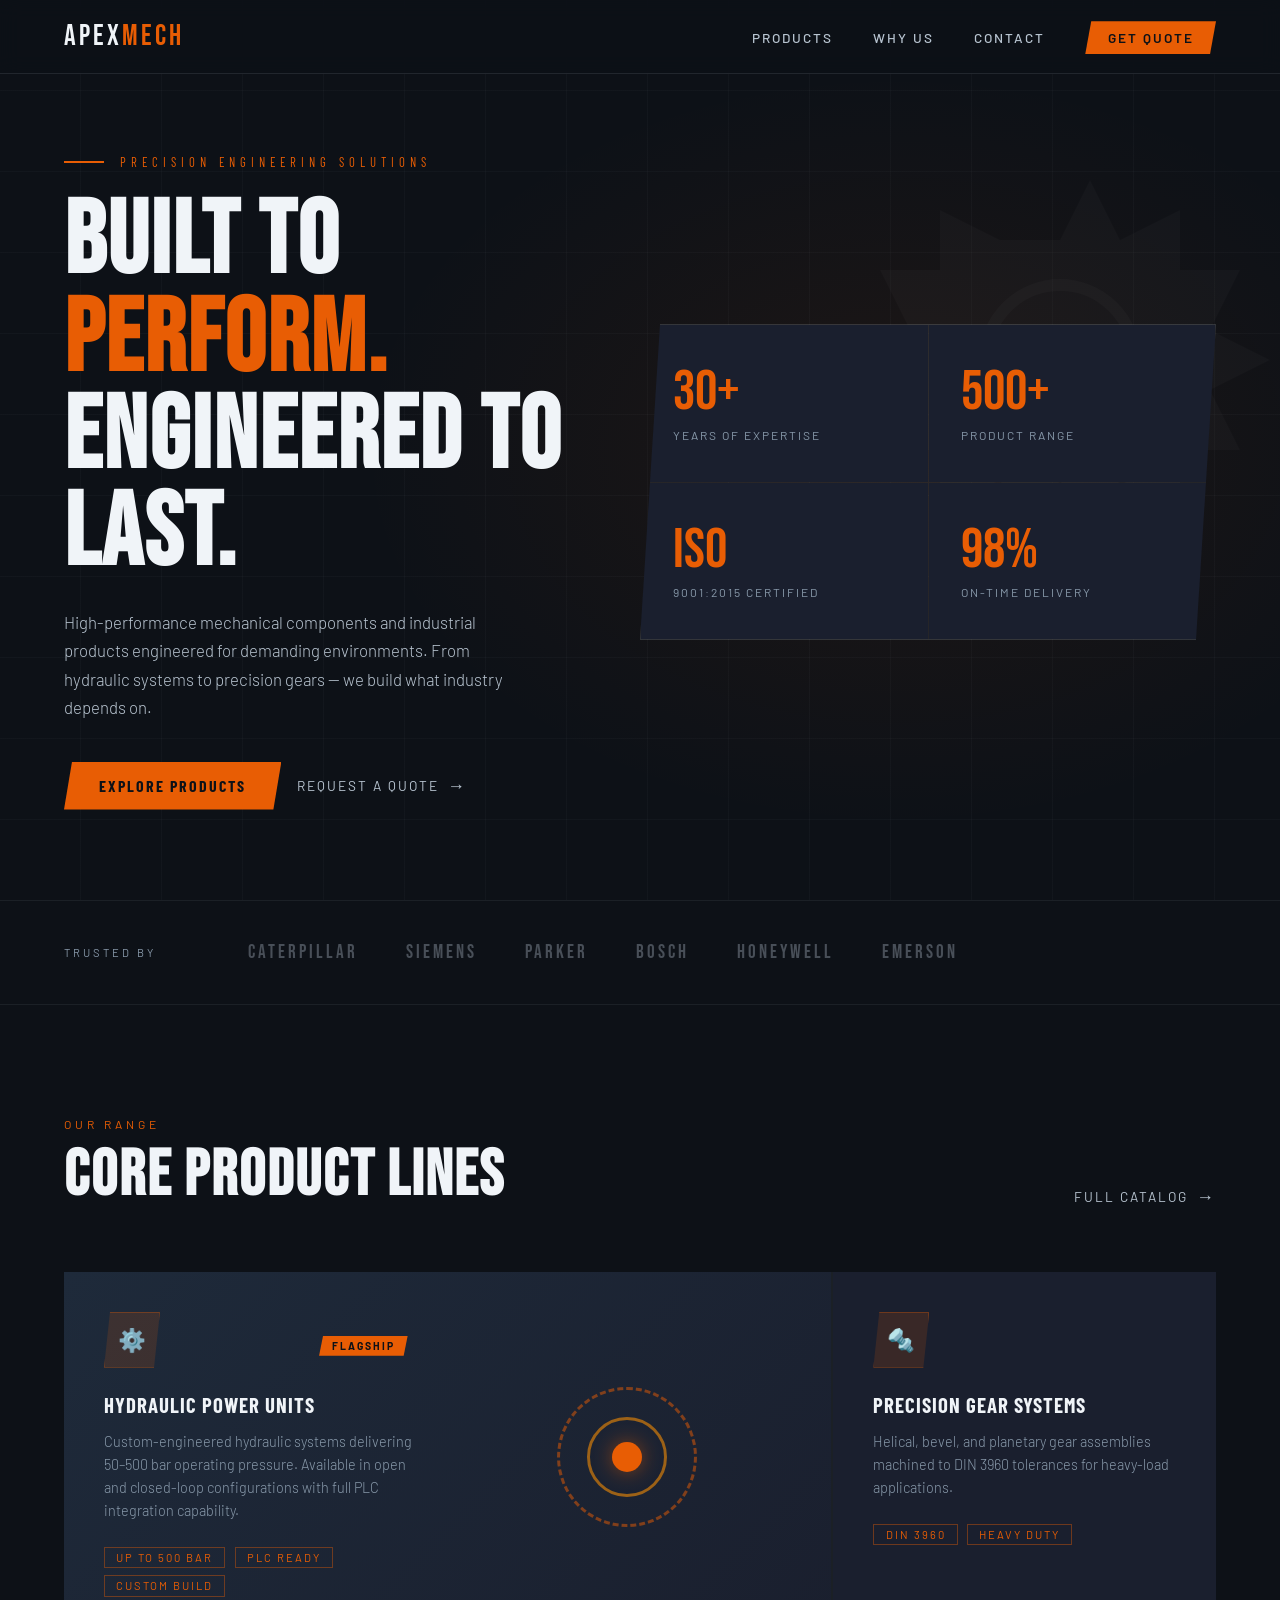
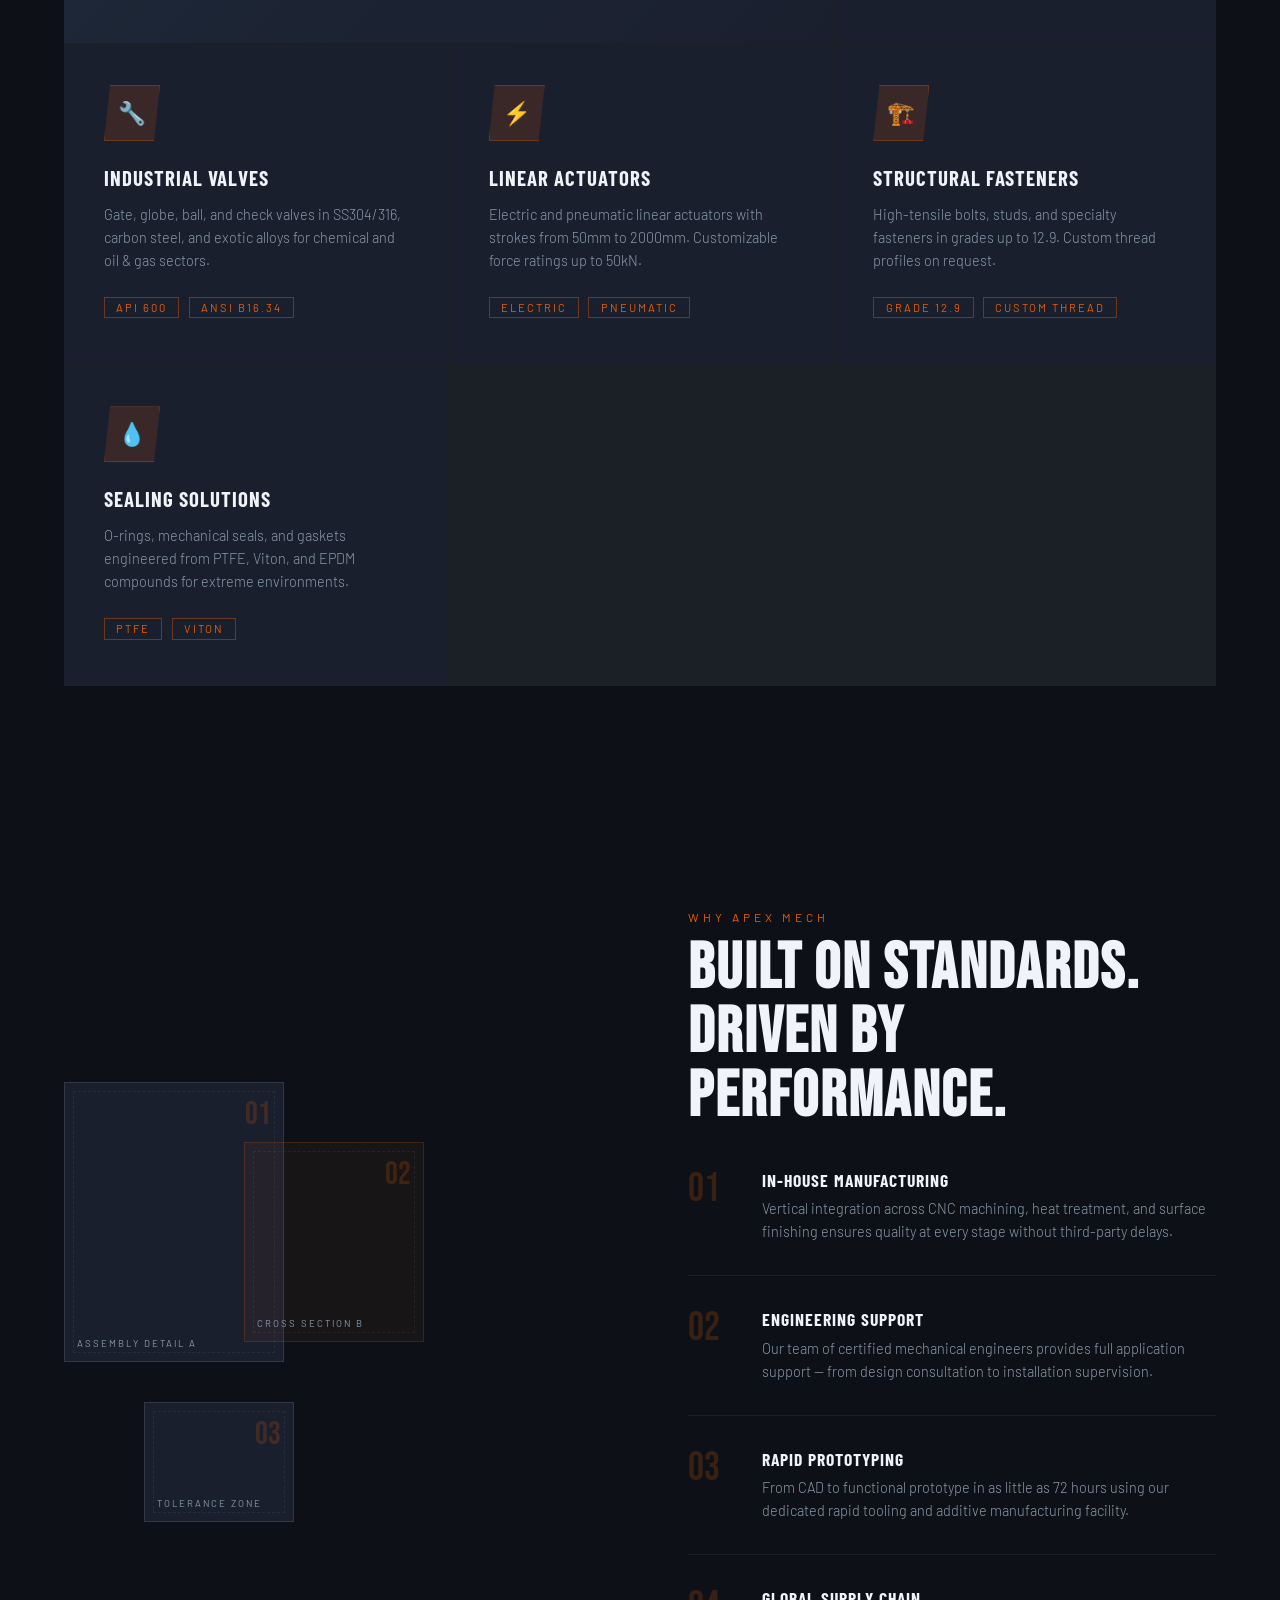
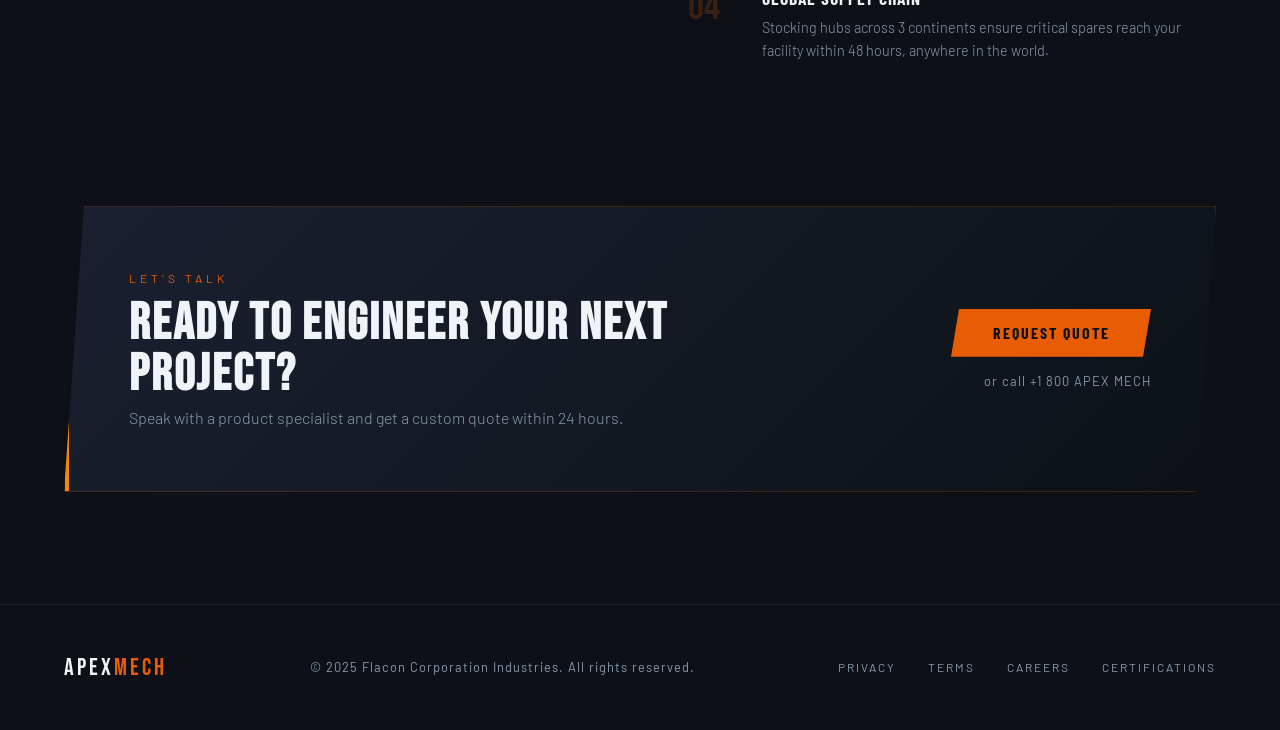
<file: mechanical-engineering.html>
<!DOCTYPE html>
<html lang="en">
<head>
<meta charset="UTF-8">
<meta name="viewport" content="width=device-width, initial-scale=1.0">
<title>APEX MECH — Precision Engineering Products</title>
<link href="https://fonts.googleapis.com/css2?family=Bebas+Neue&family=Barlow:wght@300;400;500;600&family=Barlow+Condensed:wght@700&display=swap" rel="stylesheet">
<style>
  :root {
    --steel: #1a1f2e;
    --iron: #0d1117;
    --chrome: #b8c4d0;
    --orange: #e85d04;
    --amber: #f48c06;
    --slate: #2d3748;
    --mist: #8899aa;
    --white: #f0f4f8;
  }

  * { margin: 0; padding: 0; box-sizing: border-box; }

  html { scroll-behavior: smooth; }

  body {
    background: var(--iron);
    color: var(--white);
    font-family: 'Barlow', sans-serif;
    overflow-x: hidden;
  }

  /* NAV */
  nav {
    position: fixed; top: 0; width: 100%; z-index: 100;
    display: flex; align-items: center; justify-content: space-between;
    padding: 1.2rem 4rem;
    background: rgba(13,17,23,0.92);
    backdrop-filter: blur(10px);
    border-bottom: 1px solid rgba(184,196,208,0.12);
  }

  .logo {
    font-family: 'Bebas Neue', sans-serif;
    font-size: 1.8rem;
    letter-spacing: 3px;
    color: var(--white);
  }
  .logo span { color: var(--orange); }

  nav ul { list-style: none; display: flex; gap: 2.5rem; }
  nav ul a {
    text-decoration: none;
    color: var(--chrome);
    font-size: 0.85rem;
    font-weight: 500;
    letter-spacing: 2px;
    text-transform: uppercase;
    transition: color 0.3s;
  }
  nav ul a:hover { color: var(--orange); }

  .nav-cta {
    background: var(--orange);
    color: var(--iron) !important;
    padding: 0.5rem 1.4rem;
    font-weight: 600 !important;
    clip-path: polygon(6px 0%, 100% 0%, calc(100% - 6px) 100%, 0% 100%);
  }
  .nav-cta:hover { background: var(--amber); color: var(--iron) !important; }

  /* HERO */
  #hero {
    min-height: 100vh;
    display: grid;
    grid-template-columns: 1fr 1fr;
    align-items: center;
    padding: 8rem 4rem 4rem;
    position: relative;
    overflow: hidden;
  }

  .hero-bg {
    position: absolute; inset: 0; z-index: 0;
    background:
      radial-gradient(ellipse 60% 60% at 70% 50%, rgba(232,93,4,0.08) 0%, transparent 70%),
      repeating-linear-gradient(
        90deg,
        transparent,
        transparent 80px,
        rgba(184,196,208,0.03) 80px,
        rgba(184,196,208,0.03) 81px
      ),
      repeating-linear-gradient(
        0deg,
        transparent,
        transparent 80px,
        rgba(184,196,208,0.03) 80px,
        rgba(184,196,208,0.03) 81px
      );
  }

  /* Animated gear SVG */
  .gear-bg {
    position: absolute; right: -80px; top: 50%; transform: translateY(-50%);
    width: 600px; height: 600px; opacity: 0.04;
    animation: spin 40s linear infinite;
  }
  @keyframes spin { to { transform: translateY(-50%) rotate(360deg); } }

  .hero-content { position: relative; z-index: 1; }

  .hero-eyebrow {
    font-family: 'Barlow Condensed', sans-serif;
    font-size: 0.8rem;
    letter-spacing: 5px;
    color: var(--orange);
    text-transform: uppercase;
    margin-bottom: 1.5rem;
    display: flex; align-items: center; gap: 1rem;
  }
  .hero-eyebrow::before {
    content: '';
    display: block;
    width: 40px; height: 2px;
    background: var(--orange);
  }

  h1 {
    font-family: 'Bebas Neue', sans-serif;
    font-size: clamp(4rem, 8vw, 7rem);
    line-height: 0.95;
    letter-spacing: 2px;
    margin-bottom: 1.5rem;
  }
  h1 .accent { color: var(--orange); display: block; }

  .hero-desc {
    color: var(--chrome);
    font-size: 1.05rem;
    line-height: 1.7;
    max-width: 440px;
    margin-bottom: 2.5rem;
    font-weight: 300;
  }

  .btn-group { display: flex; gap: 1rem; align-items: center; }

  .btn-primary {
    background: var(--orange);
    color: var(--iron);
    padding: 0.9rem 2.2rem;
    font-family: 'Barlow Condensed', sans-serif;
    font-size: 1rem;
    font-weight: 700;
    letter-spacing: 2px;
    text-transform: uppercase;
    text-decoration: none;
    clip-path: polygon(8px 0%, 100% 0%, calc(100% - 8px) 100%, 0% 100%);
    transition: background 0.3s, transform 0.2s;
    display: inline-block;
  }
  .btn-primary:hover { background: var(--amber); transform: translateY(-2px); }

  .btn-secondary {
    color: var(--chrome);
    font-size: 0.85rem;
    letter-spacing: 2px;
    text-transform: uppercase;
    text-decoration: none;
    display: flex; align-items: center; gap: 0.5rem;
    transition: color 0.3s;
  }
  .btn-secondary::after { content: '→'; font-size: 1.1rem; transition: transform 0.3s; }
  .btn-secondary:hover { color: var(--white); }
  .btn-secondary:hover::after { transform: translateX(4px); }

  /* Stat cards */
  .hero-stats {
    display: grid; grid-template-columns: 1fr 1fr; gap: 1px;
    position: relative; z-index: 1;
    background: rgba(184,196,208,0.1);
    border: 1px solid rgba(184,196,208,0.1);
    clip-path: polygon(20px 0%, 100% 0%, calc(100% - 20px) 100%, 0% 100%);
    overflow: hidden;
  }
  .stat-card {
    background: var(--steel);
    padding: 2.5rem 2rem;
    position: relative;
    overflow: hidden;
  }
  .stat-card::before {
    content: '';
    position: absolute; top: 0; left: 0;
    width: 3px; height: 100%;
    background: var(--orange);
    opacity: 0;
    transition: opacity 0.3s;
  }
  .stat-card:hover::before { opacity: 1; }
  .stat-num {
    font-family: 'Bebas Neue', sans-serif;
    font-size: 3.5rem;
    color: var(--orange);
    line-height: 1;
    display: block;
  }
  .stat-label {
    font-size: 0.75rem;
    letter-spacing: 2px;
    color: var(--mist);
    text-transform: uppercase;
    margin-top: 0.4rem;
  }

  /* PRODUCTS */
  #products {
    padding: 7rem 4rem;
    position: relative;
  }

  .section-header {
    display: flex; align-items: flex-end; justify-content: space-between;
    margin-bottom: 4rem;
  }
  .section-label {
    font-size: 0.75rem; letter-spacing: 4px; color: var(--orange);
    text-transform: uppercase; margin-bottom: 0.8rem;
  }
  h2 {
    font-family: 'Bebas Neue', sans-serif;
    font-size: clamp(2.5rem, 5vw, 4rem);
    letter-spacing: 2px;
    line-height: 1;
  }

  .products-grid {
    display: grid;
    grid-template-columns: repeat(3, 1fr);
    gap: 2px;
    background: rgba(184,196,208,0.08);
  }

  .product-card {
    background: var(--steel);
    padding: 2.5rem;
    position: relative;
    overflow: hidden;
    transition: background 0.3s;
    cursor: default;
  }
  .product-card:hover { background: #222d3d; }

  .product-icon {
    width: 56px; height: 56px;
    background: rgba(232,93,4,0.15);
    border: 1px solid rgba(232,93,4,0.3);
    display: flex; align-items: center; justify-content: center;
    margin-bottom: 1.5rem;
    clip-path: polygon(6px 0%, 100% 0%, calc(100% - 6px) 100%, 0% 100%);
    font-size: 1.4rem;
  }

  .product-card h3 {
    font-family: 'Barlow Condensed', sans-serif;
    font-size: 1.3rem;
    font-weight: 700;
    letter-spacing: 1px;
    text-transform: uppercase;
    margin-bottom: 0.8rem;
  }

  .product-card p {
    color: var(--mist);
    font-size: 0.9rem;
    line-height: 1.6;
    font-weight: 300;
    margin-bottom: 1.5rem;
  }

  .product-tag {
    display: inline-block;
    font-size: 0.7rem;
    letter-spacing: 2px;
    text-transform: uppercase;
    color: var(--orange);
    border: 1px solid rgba(232,93,4,0.4);
    padding: 0.2rem 0.7rem;
    margin-right: 0.4rem;
    margin-bottom: 0.4rem;
  }

  .product-card-featured {
    grid-column: span 2;
    background: linear-gradient(135deg, #1e2a3a 0%, var(--steel) 100%);
    display: grid; grid-template-columns: 1fr 1fr; gap: 2rem; align-items: center;
  }
  .featured-badge {
    position: absolute; top: 1.5rem; right: 1.5rem;
    background: var(--orange);
    color: var(--iron);
    font-size: 0.65rem;
    font-weight: 700;
    letter-spacing: 2px;
    text-transform: uppercase;
    padding: 0.25rem 0.8rem;
    clip-path: polygon(4px 0%, 100% 0%, calc(100% - 4px) 100%, 0% 100%);
  }

  .featured-visual {
    display: flex; align-items: center; justify-content: center;
    padding: 2rem;
  }

  /* Animated cog */
  .cog-animation { position: relative; width: 140px; height: 140px; }
  .cog-outer, .cog-inner {
    position: absolute;
    border-radius: 50%;
    border: 3px solid rgba(232,93,4,0.5);
  }
  .cog-outer {
    width: 140px; height: 140px;
    top: 0; left: 0;
    animation: spin 8s linear infinite;
    border-style: dashed;
  }
  .cog-inner {
    width: 80px; height: 80px;
    top: 30px; left: 30px;
    animation: spin 5s linear infinite reverse;
    border-color: rgba(244,140,6,0.6);
  }
  .cog-center {
    position: absolute;
    width: 30px; height: 30px;
    background: var(--orange);
    border-radius: 50%;
    top: 55px; left: 55px;
    box-shadow: 0 0 20px rgba(232,93,4,0.5);
  }

  /* CLIENTS STRIP */
  .clients-strip {
    padding: 2.5rem 4rem;
    border-top: 1px solid rgba(184,196,208,0.08);
    border-bottom: 1px solid rgba(184,196,208,0.08);
    display: flex; align-items: center; gap: 4rem;
  }
  .clients-label {
    font-size: 0.7rem; letter-spacing: 3px; color: var(--mist);
    text-transform: uppercase; white-space: nowrap; min-width: 120px;
  }
  .clients-logos {
    display: flex; gap: 3rem; align-items: center; flex-wrap: wrap;
  }
  .client-name {
    font-family: 'Bebas Neue', sans-serif;
    font-size: 1.2rem;
    letter-spacing: 3px;
    color: rgba(184,196,208,0.35);
    transition: color 0.3s;
  }
  .client-name:hover { color: var(--chrome); }

  /* WHY US */
  #why {
    padding: 7rem 4rem;
    display: grid;
    grid-template-columns: 1fr 1fr;
    gap: 6rem;
    align-items: center;
  }

  .why-visual {
    position: relative;
    height: 440px;
  }
  .blueprint-box {
    position: absolute;
    border: 1px solid rgba(184,196,208,0.15);
    background: var(--steel);
  }
  .bb1 { width: 220px; height: 280px; top: 0; left: 0; }
  .bb2 { width: 180px; height: 200px; top: 60px; left: 180px; background: rgba(232,93,4,0.05); border-color: rgba(232,93,4,0.2); }
  .bb3 { width: 150px; height: 120px; bottom: 0; left: 80px; }

  .blueprint-box::before {
    content: '';
    position: absolute; inset: 8px;
    border: 1px dashed rgba(184,196,208,0.08);
  }
  .bb-label {
    position: absolute; bottom: 12px; left: 12px;
    font-size: 0.6rem; letter-spacing: 2px; color: var(--mist);
    text-transform: uppercase;
  }
  .bb-num {
    position: absolute; top: 12px; right: 12px;
    font-family: 'Bebas Neue', sans-serif;
    font-size: 2rem; color: rgba(232,93,4,0.2);
  }

  .why-features { display: flex; flex-direction: column; gap: 2rem; }

  .feature-row {
    display: flex; gap: 1.5rem; align-items: flex-start;
    padding-bottom: 2rem;
    border-bottom: 1px solid rgba(184,196,208,0.08);
  }
  .feature-row:last-child { border-bottom: none; }

  .feature-num {
    font-family: 'Bebas Neue', sans-serif;
    font-size: 2.5rem; color: rgba(232,93,4,0.2);
    line-height: 1; min-width: 50px;
    transition: color 0.3s;
  }
  .feature-row:hover .feature-num { color: var(--orange); }

  .feature-text h4 {
    font-family: 'Barlow Condensed', sans-serif;
    font-size: 1.1rem; font-weight: 700;
    letter-spacing: 1px; text-transform: uppercase;
    margin-bottom: 0.4rem;
  }
  .feature-text p {
    color: var(--mist); font-size: 0.9rem; line-height: 1.6; font-weight: 300;
  }

  /* CTA BANNER */
  #cta {
    margin: 0 4rem 7rem;
    background: linear-gradient(135deg, #1a2030 0%, #0d1117 100%);
    border: 1px solid rgba(232,93,4,0.2);
    padding: 4rem;
    display: grid;
    grid-template-columns: 1fr auto;
    align-items: center;
    gap: 3rem;
    position: relative;
    overflow: hidden;
    clip-path: polygon(20px 0%, 100% 0%, calc(100% - 20px) 100%, 0% 100%);
  }
  #cta::before {
    content: '';
    position: absolute;
    left: 0; top: 0; bottom: 0;
    width: 4px;
    background: linear-gradient(to bottom, var(--orange), var(--amber));
  }
  #cta h2 { font-size: clamp(2rem, 4vw, 3.2rem); max-width: 600px; }
  #cta p { color: var(--mist); margin-top: 0.5rem; font-weight: 300; }

  /* FOOTER */
  footer {
    padding: 3rem 4rem;
    border-top: 1px solid rgba(184,196,208,0.08);
    display: flex; align-items: center; justify-content: space-between;
  }
  .footer-logo {
    font-family: 'Bebas Neue', sans-serif;
    font-size: 1.5rem; letter-spacing: 3px;
  }
  .footer-logo span { color: var(--orange); }
  footer p { color: var(--mist); font-size: 0.8rem; letter-spacing: 1px; }
  .footer-links { display: flex; gap: 2rem; }
  .footer-links a {
    color: var(--mist); text-decoration: none;
    font-size: 0.75rem; letter-spacing: 2px;
    text-transform: uppercase; transition: color 0.3s;
  }
  .footer-links a:hover { color: var(--orange); }

  /* ANIMATIONS */
  @keyframes fadeUp {
    from { opacity: 0; transform: translateY(30px); }
    to { opacity: 1; transform: translateY(0); }
  }
  .hero-content > * { animation: fadeUp 0.8s ease forwards; opacity: 0; }
  .hero-eyebrow { animation-delay: 0.1s; }
  h1 { animation-delay: 0.25s; }
  .hero-desc { animation-delay: 0.4s; }
  .btn-group { animation-delay: 0.55s; }
  .hero-stats { animation: fadeUp 0.8s 0.7s ease forwards; opacity: 0; }

  @media (max-width: 900px) {
    nav { padding: 1rem 2rem; }
    nav ul { display: none; }
    #hero { grid-template-columns: 1fr; padding: 7rem 2rem 3rem; }
    .hero-stats { grid-template-columns: 1fr 1fr; }
    #products { padding: 4rem 2rem; }
    .products-grid { grid-template-columns: 1fr; }
    .product-card-featured { grid-column: span 1; grid-template-columns: 1fr; }
    #why { grid-template-columns: 1fr; padding: 4rem 2rem; }
    .why-visual { display: none; }
    #cta { margin: 0 2rem 4rem; grid-template-columns: 1fr; padding: 2.5rem; }
    footer { padding: 2rem; flex-direction: column; gap: 1rem; text-align: center; }
  }
</style>
</head>
<body>

<!-- NAV -->
<nav>
  <div class="logo">APEX<span>MECH</span></div>
  <ul>
    <li><a href="#products">Products</a></li>
    <li><a href="#why">Why Us</a></li>
    <li><a href="#cta">Contact</a></li>
    <li><a href="#cta" class="nav-cta">Get Quote</a></li>
  </ul>
</nav>

<!-- HERO -->
<section id="hero">
  <div class="hero-bg"></div>
  <svg class="gear-bg" viewBox="0 0 200 200" fill="white" xmlns="http://www.w3.org/2000/svg">
    <path d="M100 30 L110 10 L120 30 L140 20 L140 40 L160 40 L150 60 L170 70 L150 80 L160 100 L140 100 L140 120 L120 110 L110 130 L100 110 L90 130 L80 110 L60 120 L60 100 L40 100 L50 80 L30 70 L50 60 L40 40 L60 40 L60 20 L80 30 Z" opacity="0.5"/>
    <circle cx="100" cy="70" r="25" fill="none" stroke="white" stroke-width="4"/>
  </svg>

  <div class="hero-content">
    <div class="hero-eyebrow">Precision Engineering Solutions</div>
    <h1>Built To <span class="accent">Perform.</span> Engineered To Last.</h1>
    <p class="hero-desc">High-performance mechanical components and industrial products engineered for demanding environments. From hydraulic systems to precision gears — we build what industry depends on.</p>
    <div class="btn-group">
      <a href="#products" class="btn-primary">Explore Products</a>
      <a href="#cta" class="btn-secondary">Request a Quote</a>
    </div>
  </div>

  <div class="hero-stats">
    <div class="stat-card">
      <span class="stat-num">30+</span>
      <div class="stat-label">Years of Expertise</div>
    </div>
    <div class="stat-card">
      <span class="stat-num">500+</span>
      <div class="stat-label">Product Range</div>
    </div>
    <div class="stat-card">
      <span class="stat-num">ISO</span>
      <div class="stat-label">9001:2015 Certified</div>
    </div>
    <div class="stat-card">
      <span class="stat-num">98%</span>
      <div class="stat-label">On-Time Delivery</div>
    </div>
  </div>
</section>

<!-- CLIENTS -->
<div class="clients-strip">
  <span class="clients-label">Trusted By</span>
  <div class="clients-logos">
    <span class="client-name">CATERPILLAR</span>
    <span class="client-name">SIEMENS</span>
    <span class="client-name">PARKER</span>
    <span class="client-name">BOSCH</span>
    <span class="client-name">HONEYWELL</span>
    <span class="client-name">EMERSON</span>
  </div>
</div>

<!-- PRODUCTS -->
<section id="products">
  <div class="section-header">
    <div>
      <div class="section-label">Our Range</div>
      <h2>Core Product Lines</h2>
    </div>
    <a href="#cta" class="btn-secondary">Full Catalog</a>
  </div>

  <div class="products-grid">

    <!-- Featured -->
    <div class="product-card product-card-featured">
      <div style="position:relative; z-index:1;">
        <span class="featured-badge">Flagship</span>
        <div class="product-icon">⚙️</div>
        <h3>Hydraulic Power Units</h3>
        <p>Custom-engineered hydraulic systems delivering 50–500 bar operating pressure. Available in open and closed-loop configurations with full PLC integration capability.</p>
        <div>
          <span class="product-tag">Up to 500 bar</span>
          <span class="product-tag">PLC Ready</span>
          <span class="product-tag">Custom Build</span>
        </div>
      </div>
      <div class="featured-visual">
        <div class="cog-animation">
          <div class="cog-outer"></div>
          <div class="cog-inner"></div>
          <div class="cog-center"></div>
        </div>
      </div>
    </div>

    <div class="product-card">
      <div class="product-icon">🔩</div>
      <h3>Precision Gear Systems</h3>
      <p>Helical, bevel, and planetary gear assemblies machined to DIN 3960 tolerances for heavy-load applications.</p>
      <div>
        <span class="product-tag">DIN 3960</span>
        <span class="product-tag">Heavy Duty</span>
      </div>
    </div>

    <div class="product-card">
      <div class="product-icon">🔧</div>
      <h3>Industrial Valves</h3>
      <p>Gate, globe, ball, and check valves in SS304/316, carbon steel, and exotic alloys for chemical and oil & gas sectors.</p>
      <div>
        <span class="product-tag">API 600</span>
        <span class="product-tag">ANSI B16.34</span>
      </div>
    </div>

    <div class="product-card">
      <div class="product-icon">⚡</div>
      <h3>Linear Actuators</h3>
      <p>Electric and pneumatic linear actuators with strokes from 50mm to 2000mm. Customizable force ratings up to 50kN.</p>
      <div>
        <span class="product-tag">Electric</span>
        <span class="product-tag">Pneumatic</span>
      </div>
    </div>

    <div class="product-card">
      <div class="product-icon">🏗️</div>
      <h3>Structural Fasteners</h3>
      <p>High-tensile bolts, studs, and specialty fasteners in grades up to 12.9. Custom thread profiles on request.</p>
      <div>
        <span class="product-tag">Grade 12.9</span>
        <span class="product-tag">Custom Thread</span>
      </div>
    </div>

    <div class="product-card">
      <div class="product-icon">💧</div>
      <h3>Sealing Solutions</h3>
      <p>O-rings, mechanical seals, and gaskets engineered from PTFE, Viton, and EPDM compounds for extreme environments.</p>
      <div>
        <span class="product-tag">PTFE</span>
        <span class="product-tag">Viton</span>
      </div>
    </div>

  </div>
</section>

<!-- WHY US -->
<section id="why">
  <div class="why-visual">
    <div class="blueprint-box bb1">
      <div class="bb-label">Assembly Detail A</div>
      <div class="bb-num">01</div>
    </div>
    <div class="blueprint-box bb2">
      <div class="bb-label">Cross Section B</div>
      <div class="bb-num">02</div>
    </div>
    <div class="blueprint-box bb3">
      <div class="bb-label">Tolerance Zone</div>
      <div class="bb-num">03</div>
    </div>
  </div>

  <div>
    <div class="section-label">Why Apex Mech</div>
    <h2 style="margin-bottom:2.5rem;">Built On Standards. Driven By Performance.</h2>
    <div class="why-features">
      <div class="feature-row">
        <div class="feature-num">01</div>
        <div class="feature-text">
          <h4>In-House Manufacturing</h4>
          <p>Vertical integration across CNC machining, heat treatment, and surface finishing ensures quality at every stage without third-party delays.</p>
        </div>
      </div>
      <div class="feature-row">
        <div class="feature-num">02</div>
        <div class="feature-text">
          <h4>Engineering Support</h4>
          <p>Our team of certified mechanical engineers provides full application support — from design consultation to installation supervision.</p>
        </div>
      </div>
      <div class="feature-row">
        <div class="feature-num">03</div>
        <div class="feature-text">
          <h4>Rapid Prototyping</h4>
          <p>From CAD to functional prototype in as little as 72 hours using our dedicated rapid tooling and additive manufacturing facility.</p>
        </div>
      </div>
      <div class="feature-row">
        <div class="feature-num">04</div>
        <div class="feature-text">
          <h4>Global Supply Chain</h4>
          <p>Stocking hubs across 3 continents ensure critical spares reach your facility within 48 hours, anywhere in the world.</p>
        </div>
      </div>
    </div>
  </div>
</section>

<!-- CTA BANNER -->
<section id="cta">
  <div>
    <div class="section-label">Let's Talk</div>
    <h2>Ready to Engineer Your Next Project?</h2>
    <p>Speak with a product specialist and get a custom quote within 24 hours.</p>
  </div>
  <div style="display:flex; flex-direction:column; gap:1rem; align-items:flex-end;">
    <a href="mailto:enquiries@Flacon Corporation.com" class="btn-primary" style="text-align:center; min-width:200px;">Request Quote</a>
    <span style="font-size:0.8rem; color:var(--mist); letter-spacing:1px;">or call +1 800 APEX MECH</span>
  </div>
</section>

<!-- FOOTER -->
<footer>
  <div class="footer-logo">APEX<span>MECH</span></div>
  <p>© 2025 Flacon Corporation Industries. All rights reserved.</p>
  <div class="footer-links">
    <a href="#">Privacy</a>
    <a href="#">Terms</a>
    <a href="#">Careers</a>
    <a href="#">Certifications</a>
  </div>
</footer>

</body>
</html>
</file>
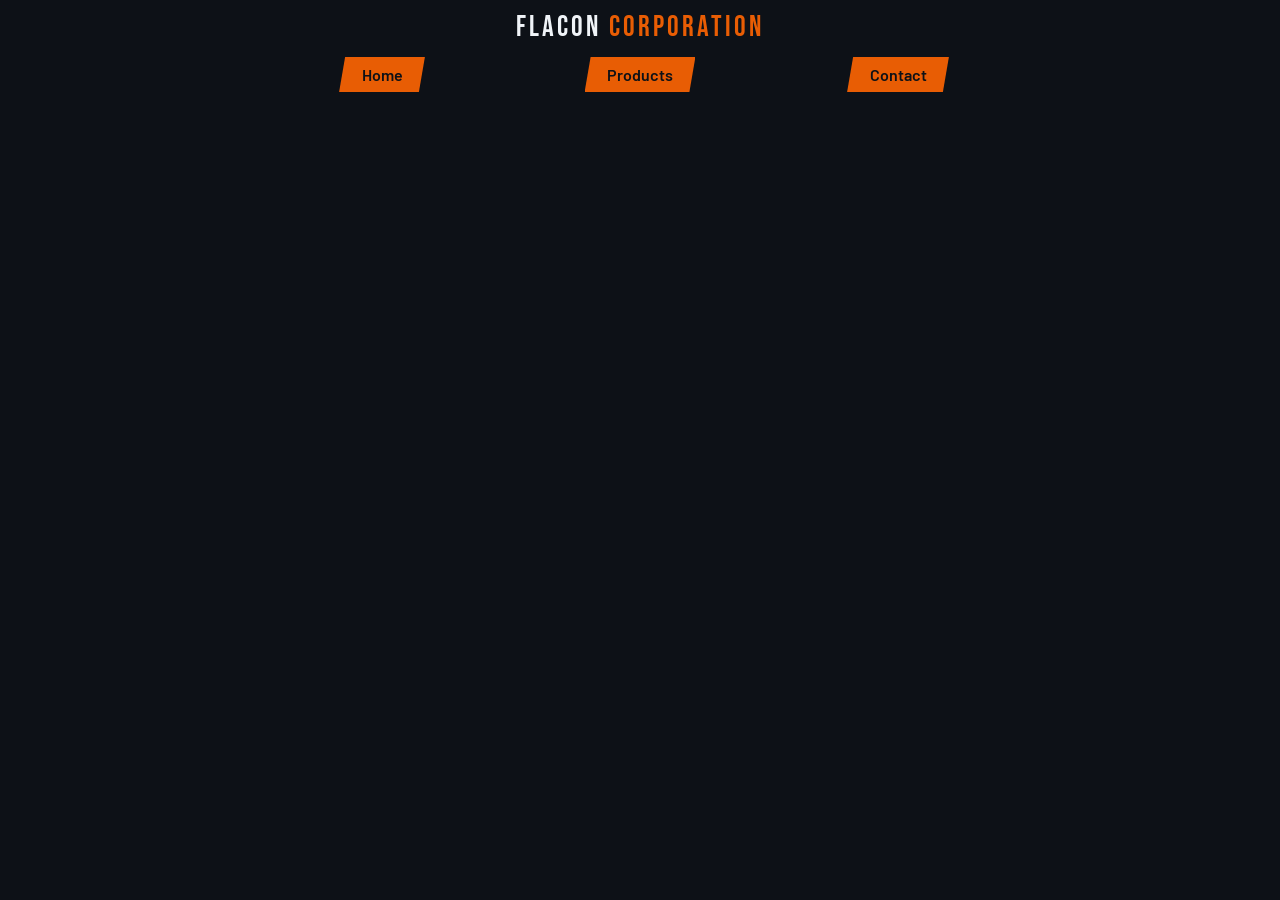
<file: page1.html>
<!DOCTYPE html>
<html lang="en">

<head>
    <meta charset="UTF-8">
    <meta name="viewport" content="width=device-width, initial-scale=1.0">
    <title>Flacon Corporation — Precision Engineering Products</title>
    <link
        href="https://fonts.googleapis.com/css2?family=Bebas+Neue&family=Barlow:wght@300;400;500;600&family=Barlow+Condensed:wght@700&display=swap"
        rel="stylesheet">
    <link rel="stylesheet" href="css/style-flacon.css">
    <style>
        :root {
            --steel: #1a1f2e;
            --iron: #0d1117;
            --chrome: #b8c4d0;
            --orange: #e85d04;
            --amber: #f48c06;
            --slate: #2d3748;
            --mist: #8899aa;
            --white: #f0f4f8;
        }
        a.nav-cta {
            text-decoration: none;
        }
    </style>
</head>

<body>

  <div class="row-1 content-grid">
    <div class="grid-item-1">
      <div class="logo">Flacon <span> Corporation</span></div>

</div></div>
<div class="row-9 content-grid">
  <div class="grid-item-1"></div>
  <div class="grid-item-1">
    <a href="index.html"  class="nav-cta" >Home</a>
  
  </div>
  <div class="grid-item-1">
  
    <a href="all-products.html" class="nav-cta">Products</a>
  
  </div>
  <div class="grid-item-1">
  
    <a href="#cta" class="nav-cta">Contact</a>
  
  </div>

  <div class="grid-item-1"></div>

</div>
</file>
<file: css/style-flacon.css>
* { margin: 0; padding: 0; box-sizing: border-box; }

html { scroll-behavior: smooth; }
*{
  padding: 0px;
  margin: 0px;
}

/* GRID */

/* Grid Content */
.content-grid {
  display: grid;
  gap: 10px;
}




.grid-container {
  display: grid;
  grid-template-columns: 200px 300px; /* First column 200px, second column 300px */

  
}

.grid-item-1 {
  padding:10px;
  text-align: center;  
}

.grid-item-2 {
  padding:10px;
  text-align: left;  
}

/* Mobile First - 1 column for all rows */
.row-1, .row-2, .row-3, .row-4 {
  display: grid;
 
  
 
}

/* Desktop View */
@media screen and (min-width: 768px) {

  /* 1 column, 1 row (remains the same) */
  .row-1 {
      grid-template-columns: 1fr;
     
  }

  /* 2 columns, 1 row */
  .row-2 {
      grid-template-columns: 1fr 1fr;
      
      
  }

  /* 3 columns, 1 row */
  .row-3 {
      grid-template-columns: 1fr 1fr 1fr;
     
  }

  /* 4 columns, 1 row */
  .row-4 {
      grid-template-columns: 1fr 1fr 1fr 1fr;
     
  }

  /* 5 columns, 1 row */
  .row-5 {
    grid-template-columns: 1fr 2fr 1fr 1fr;
   
}

    /*6 columns, 1 row */
    .row-6 {
      grid-template-columns: 1fr 3fr 1fr;
     
  }

      /*6 columns, 1 row */
      .row-7 {
        grid-template-columns: 1fr 2fr 2fr 1fr;
       
    }

     /*6 columns, 1 row */
     .row-8 {
      grid-template-columns: 2fr 2fr;
     
  }
  .row-9 {
    grid-template-columns: 1fr 1fr 1fr 1fr 1fr;
   
}



.row-9 {
  grid-template-columns: 1fr 1fr 1fr 1fr 1fr;
 
}
}


.grid-item img {
  max-width: 100%;
  height: auto;
  display: block;
  margin: 0 auto;
}
.bg-x{
  background-color:#3B1E54;
  border-radius:50px;
}

.bg-11{
  background-color:#3B1E54;
}

.bg-1-next{
  background-image: linear-gradient(to right top, #1f1c2c, #4f475c, #85778f, #c0aac6, #ffe1ff);
}

body {
  background: var(--iron);
  color: var(--white);
  font-family: 'Barlow', sans-serif;
  overflow-x: hidden;
}
.img-1{
  width:120px;
  height:auto;
  border-radius:20%;
  margin: 10px;
  border: #e85d04;
  border-style: double;

}


.button {
  background-color:  #e85d04;
  border: none;
  color: black;
  padding: 8px 16px;
  text-align: center;
  text-decoration: none;
  display: inline-block;
  font-size: 16px;
  margin: 4px 2px;
  transition-duration: 0.4s;
  cursor: pointer;
  border:#2d3748;
  border-style: double;
}

.button1 {border: 2px solid #04AA6D;}
.button2 {border: 2px solid #008CBA;}
.button3 {border: 2px solid #e85d04;}
.button4 {border: 2px solid #e7e7e7;}
.button5 {border: 2px solid #555555;}

.button1:hover {
  background-color: #04AA6D;
  color: white;
}

.button2:hover {
  background-color: #008CBA;
  color: white;
}

.button3:hover {
  background-color: #8899aa;
  color: white;
}

.button4:hover {background-color: #e7e7e7;}

.button5:hover {
  background-color: #555555;
  color: white;
}


/* NAV */
nav {
  position: fixed; top: 0; width: 100%; z-index: 100;
  display: flex; align-items: center; justify-content: space-between;
  padding: 1.2rem 4rem;
  background: rgba(13,17,23,0.92);
  backdrop-filter: blur(10px);
  border-bottom: 1px solid rgba(184,196,208,0.12);
}

.logo {
  font-family: 'Bebas Neue', sans-serif;
  font-size: 1.8rem;
  letter-spacing: 3px;
  color: var(--white);
}
.logo span { color: var(--orange); }

nav ul { list-style: none; display: flex; gap: 2.5rem; }
nav ul a {
  text-decoration: none;
  color: var(--chrome);
  font-size: 0.85rem;
  font-weight: 500;
  letter-spacing: 2px;
  text-transform: uppercase;
  transition: color 0.3s;
}
nav ul a:hover { color: var(--orange); }

.nav-cta {
  background: var(--orange);
  color: var(--iron) !important;
  padding: 0.5rem 1.4rem;
  font-weight: 600 !important;
  clip-path: polygon(6px 0%, 100% 0%, calc(100% - 6px) 100%, 0% 100%);
}
.nav-cta:hover { background: var(--amber); color: var(--iron) !important; }

/* HERO */
#hero {
  min-height: 100vh;
  display: grid;
  grid-template-columns: 1fr 1fr;
  align-items: center;
  padding: 8rem 4rem 4rem;
  position: relative;
  overflow: hidden;
}

.hero-bg {
  position: absolute; inset: 0; z-index: 0;
  background:
    radial-gradient(ellipse 60% 60% at 70% 50%, rgba(232,93,4,0.08) 0%, transparent 70%),
    repeating-linear-gradient(
      90deg,
      transparent,
      transparent 80px,
      rgba(184,196,208,0.03) 80px,
      rgba(184,196,208,0.03) 81px
    ),
    repeating-linear-gradient(
      0deg,
      transparent,
      transparent 80px,
      rgba(184,196,208,0.03) 80px,
      rgba(184,196,208,0.03) 81px
    );
}

/* Animated gear SVG */
.gear-bg {
  position: absolute; right: -80px; top: 50%; transform: translateY(-50%);
  width: 600px; height: 600px; opacity: 0.04;
  animation: spin 40s linear infinite;
}
@keyframes spin { to { transform: translateY(-50%) rotate(360deg); } }

.hero-content { position: relative; z-index: 1; }

.hero-eyebrow {
  font-family: 'Barlow Condensed', sans-serif;
  font-size: 0.8rem;
  letter-spacing: 5px;
  color: var(--orange);
  text-transform: uppercase;
  margin-bottom: 1.5rem;
  display: flex; align-items: center; gap: 1rem;
}
.hero-eyebrow::before {
  content: '';
  display: block;
  width: 40px; height: 2px;
  background: var(--orange);
}

h1 {
  font-family: 'Bebas Neue', sans-serif;
  font-size: clamp(2rem, 6vw, 4rem);
  line-height: 0.95;
  letter-spacing: 2px;
  margin-bottom: 1.5rem;
}
h1 .accent { color: var(--orange); display: block; }

.hero-desc {
  color: var(--chrome);
  font-size: 1.05rem;
  line-height: 1.7;
  max-width: 440px;
  margin-bottom: 2.5rem;
  font-weight: 300;
}

.btn-group { display: flex; gap: 1rem; align-items: center; }

.btn-primary {
  background: var(--orange);
  color: var(--iron);
  padding: 0.9rem 2.2rem;
  font-family: 'Barlow Condensed', sans-serif;
  font-size: 1rem;
  font-weight: 700;
  letter-spacing: 2px;
  text-transform: uppercase;
  text-decoration: none;
  clip-path: polygon(8px 0%, 100% 0%, calc(100% - 8px) 100%, 0% 100%);
  transition: background 0.3s, transform 0.2s;
  display: inline-block;
}
.btn-primary:hover { background: var(--amber); transform: translateY(-2px); }

.btn-secondary {
  color: var(--chrome);
  font-size: 0.85rem;
  letter-spacing: 2px;
  text-transform: uppercase;
  text-decoration: none;
  display: flex; align-items: center; gap: 0.5rem;
  transition: color 0.3s;
}
.btn-secondary::after { content: '→'; font-size: 1.1rem; transition: transform 0.3s; }
.btn-secondary:hover { color: var(--white); }
.btn-secondary:hover::after { transform: translateX(4px); }

/* Stat cards */
.hero-stats {
  display: grid; grid-template-columns: 1fr 1fr; gap: 1px;
  position: relative; z-index: 1;
  background: rgba(184,196,208,0.1);
  border: 1px solid rgba(184,196,208,0.1);
  clip-path: polygon(20px 0%, 100% 0%, calc(100% - 20px) 100%, 0% 100%);
  overflow: hidden;
}
.stat-card {
  background: var(--steel);
  padding: 2.5rem 2rem;
  position: relative;
  overflow: hidden;
}
.stat-card::before {
  content: '';
  position: absolute; top: 0; left: 0;
  width: 3px; height: 100%;
  background: var(--orange);
  opacity: 0;
  transition: opacity 0.3s;
}
.stat-card:hover::before { opacity: 1; }
.stat-num {
  font-family: 'Bebas Neue', sans-serif;
  font-size: 3.5rem;
  color: var(--orange);
  line-height: 1;
  display: block;
}
.stat-label {
  font-size: 0.75rem;
  letter-spacing: 2px;
  color: var(--mist);
  text-transform: uppercase;
  margin-top: 0.4rem;
}

/* PRODUCTS */
#products {
  padding: 7rem 4rem;
  position: relative;
}

.section-header {
  display: flex; align-items: flex-end; justify-content: space-between;
  margin-bottom: 4rem;
}
.section-label {
  font-size: 0.75rem; letter-spacing: 4px; color: var(--orange);
  text-transform: uppercase; margin-bottom: 0.8rem;
}
h2 {
  font-family: 'Bebas Neue', sans-serif;
  font-size: clamp(2.5rem, 5vw, 4rem);
  letter-spacing: 2px;
  line-height: 1;
}

.products-grid {
  display: grid;
  grid-template-columns: repeat(3, 1fr);
  gap: 2px;
  background: rgba(184,196,208,0.08);
}

.product-card {
  background: var(--steel);
  padding: 2.5rem;
  position: relative;
  overflow: hidden;
  transition: background 0.3s;
  cursor: default;
}
.product-card:hover { background: #222d3d; }

.product-icon {
  width: 56px; height: 56px;
  background: rgba(232,93,4,0.15);
  border: 1px solid rgba(232,93,4,0.3);
  display: flex; align-items: center; justify-content: center;
  margin-bottom: 1.5rem;
  clip-path: polygon(6px 0%, 100% 0%, calc(100% - 6px) 100%, 0% 100%);
  font-size: 1.4rem;
}

.product-card h3 {
  font-family: 'Barlow Condensed', sans-serif;
  font-size: 1.3rem;
  font-weight: 700;
  letter-spacing: 1px;
  text-transform: uppercase;
  margin-bottom: 0.8rem;
}

.product-card p {
  color: var(--mist);
  font-size: 0.9rem;
  line-height: 1.6;
  font-weight: 300;
  margin-bottom: 1.5rem;
}

.product-tag {
  display: inline-block;
  font-size: 0.7rem;
  letter-spacing: 2px;
  text-transform: uppercase;
  color: var(--orange);
  border: 1px solid rgba(232,93,4,0.4);
  padding: 0.2rem 0.7rem;
  margin-right: 0.4rem;
  margin-bottom: 0.4rem;
  text-decoration: none;
}

.product-tag :hover {

  display: inline-block;
  font-size: 0.7rem;
  letter-spacing: 2px;
  text-transform: uppercase;
  color: var(--orange);
  border: 1px solid rgba(255, 251, 249, 0.4);
  padding: 0.2rem 0.7rem;
  margin-right: 0.4rem;
  margin-bottom: 0.4rem;
  text-decoration: none;
}

.product-card-featured {
  grid-column: span 2;
  background: linear-gradient(135deg, #1e2a3a 0%, var(--steel) 100%);
  display: grid; grid-template-columns: 1fr 1fr; gap: 2rem; align-items: center;
}
.featured-badge {
  position: absolute; top: 1.5rem; right: 1.5rem;
  background: var(--orange);
  color: var(--iron);
  font-size: 0.65rem;
  font-weight: 700;
  letter-spacing: 2px;
  text-transform: uppercase;
  padding: 0.25rem 0.8rem;
  clip-path: polygon(4px 0%, 100% 0%, calc(100% - 4px) 100%, 0% 100%);
}

.featured-visual {
  display: flex; align-items: center; justify-content: center;
  padding: 2rem;
}

/* Animated cog */
.cog-animation { position: relative; width: 140px; height: 140px; }
.cog-outer, .cog-inner {
  position: absolute;
  border-radius: 50%;
  border: 3px solid rgba(232,93,4,0.5);
}
.cog-outer {
  width: 140px; height: 140px;
  top: 0; left: 0;
  animation: spin 8s linear infinite;
  border-style: dashed;
}
.cog-inner {
  width: 80px; height: 80px;
  top: 30px; left: 30px;
  animation: spin 5s linear infinite reverse;
  border-color: rgba(244,140,6,0.6);
}
.cog-center {
  position: absolute;
  width: 30px; height: 30px;
  background: var(--orange);
  border-radius: 50%;
  top: 55px; left: 55px;
  box-shadow: 0 0 20px rgba(232,93,4,0.5);
}

/* CLIENTS STRIP */
.clients-strip {
  padding: 2.5rem 4rem;
  border-top: 1px solid rgba(184,196,208,0.08);
  border-bottom: 1px solid rgba(184,196,208,0.08);
  display: flex; align-items: center; gap: 4rem;
}
.clients-label {
  font-size: 0.7rem; letter-spacing: 3px; color: var(--mist);
  text-transform: uppercase; white-space: nowrap; min-width: 120px;
}
.clients-logos {
  display: flex; gap: 3rem; align-items: center; flex-wrap: wrap;
}
.client-name {
  font-family: 'Bebas Neue', sans-serif;
  font-size: 1.2rem;
  letter-spacing: 3px;
  color: rgba(184,196,208,0.35);
  transition: color 0.3s;
}
.client-name:hover { color: var(--chrome); }

/* WHY US */
#why {
  padding: 7rem 4rem;
  display: grid;
  grid-template-columns: 1fr 1fr;
  gap: 6rem;
  align-items: center;
}

.why-visual {
  position: relative;
  height: 440px;
}
.blueprint-box {
  position: absolute;
  border: 1px solid rgba(184,196,208,0.15);
  background: var(--steel);
}
.bb1 { width: 220px; height: 280px; top: 0; left: 0; }
.bb2 { width: 180px; height: 200px; top: 60px; left: 180px; background: rgba(232,93,4,0.05); border-color: rgba(232,93,4,0.2); }
.bb3 { width: 150px; height: 120px; bottom: 0; left: 80px; }

.blueprint-box::before {
  content: '';
  position: absolute; inset: 8px;
  border: 1px dashed rgba(184,196,208,0.08);
}
.bb-label {
  position: absolute; bottom: 12px; left: 12px;
  font-size: 0.6rem; letter-spacing: 2px; color: var(--mist);
  text-transform: uppercase;
}
.bb-num {
  position: absolute; top: 12px; right: 12px;
  font-family: 'Bebas Neue', sans-serif;
  font-size: 2rem; color: rgba(232,93,4,0.2);
}

.why-features { display: flex; flex-direction: column; gap: 2rem; }

.feature-row {
  display: flex; gap: 1.5rem; align-items: flex-start;
  padding-bottom: 2rem;
  border-bottom: 1px solid rgba(184,196,208,0.08);
}
.feature-row:last-child { border-bottom: none; }

.feature-num {
  font-family: 'Bebas Neue', sans-serif;
  font-size: 2.5rem; color: rgba(232,93,4,0.2);
  line-height: 1; min-width: 50px;
  transition: color 0.3s;
}
.feature-row:hover .feature-num { color: var(--orange); }

.feature-text h4 {
  font-family: 'Barlow Condensed', sans-serif;
  font-size: 1.1rem; font-weight: 700;
  letter-spacing: 1px; text-transform: uppercase;
  margin-bottom: 0.4rem;
}
.feature-text p {
  color: var(--mist); font-size: 0.9rem; line-height: 1.6; font-weight: 300;
}


.heading-one{
  font-size: 2rem;
  font-weight: 700;
  letter-spacing: 1px;
  text-transform: uppercase;
  margin-bottom: 1rem;
  color:#e7e7e7;
  background-color: #e85d04;
  text-align: center;
padding: 0.5rem 1rem;
margin: 0.5rem;

}

.heading-two{
  font-size:30px;
  font-weight:normal;
  letter-spacing: 1px;
  margin-bottom: 1rem;
  color:#e7e7e7;
  text-align: left;
padding: 0.5rem 1rem;
margin: 0.5rem;

}
/* CTA BANNER */
#cta {
  margin: 0 4rem 7rem;
  background: linear-gradient(135deg, #1a2030 0%, #0d1117 100%);
  border: 1px solid rgba(232,93,4,0.2);
  padding: 4rem;
  display: grid;
  grid-template-columns: 1fr auto;
  align-items: center;
  gap: 3rem;
  position: relative;
  overflow: hidden;
  clip-path: polygon(20px 0%, 100% 0%, calc(100% - 20px) 100%, 0% 100%);
}
#cta::before {
  content: '';
  position: absolute;
  left: 0; top: 0; bottom: 0;
  width: 4px;
  background: linear-gradient(to bottom, var(--orange), var(--amber));
}
#cta h2 { font-size: clamp(2rem, 4vw, 3.2rem); max-width: 600px; }
#cta p { color: var(--mist); margin-top: 0.5rem; font-weight: 300; }

/* FOOTER */
footer {
  padding: 3rem 4rem;
  border-top: 1px solid rgba(184,196,208,0.08);
  display: flex; align-items: center; justify-content: space-between;
}
.footer-logo {
  font-family: 'Bebas Neue', sans-serif;
  font-size: 1.5rem; letter-spacing: 3px;
}
.footer-logo span { color: var(--orange); }
footer p { color: var(--mist); font-size: 0.8rem; letter-spacing: 1px; }
.footer-links { display: flex; gap: 2rem; }
.footer-links a {
  color: var(--mist); text-decoration: none;
  font-size: 0.75rem; letter-spacing: 2px;
  text-transform: uppercase; transition: color 0.3s;
}
.footer-links a:hover { color: var(--orange); }

/* ANIMATIONS */
@keyframes fadeUp {
  from { opacity: 0; transform: translateY(30px); }
  to { opacity: 1; transform: translateY(0); }
}
.hero-content > * { animation: fadeUp 0.8s ease forwards; opacity: 0; }
.hero-eyebrow { animation-delay: 0.1s; }
h1 { animation-delay: 0.25s; }
.hero-desc { animation-delay: 0.4s; }
.btn-group { animation-delay: 0.55s; }
.hero-stats { animation: fadeUp 0.8s 0.7s ease forwards; opacity: 0; }

@media (max-width: 900px) {
  nav { padding: 1rem 2rem; }
  nav ul { display: none; }
  #hero { grid-template-columns: 1fr; padding: 7rem 2rem 3rem; }
  .hero-stats { grid-template-columns: 1fr 1fr; }
  #products { padding: 4rem 2rem; }
  .products-grid { grid-template-columns: 1fr; }
  .product-card-featured { grid-column: span 1; grid-template-columns: 1fr; }
  #why { grid-template-columns: 1fr; padding: 4rem 2rem; }
  .why-visual { display: none; }
  #cta { margin: 0 2rem 4rem; grid-template-columns: 1fr; padding: 2.5rem; }
  footer { padding: 2rem; flex-direction: column; gap: 1rem; text-align: center; }
}
</file>
